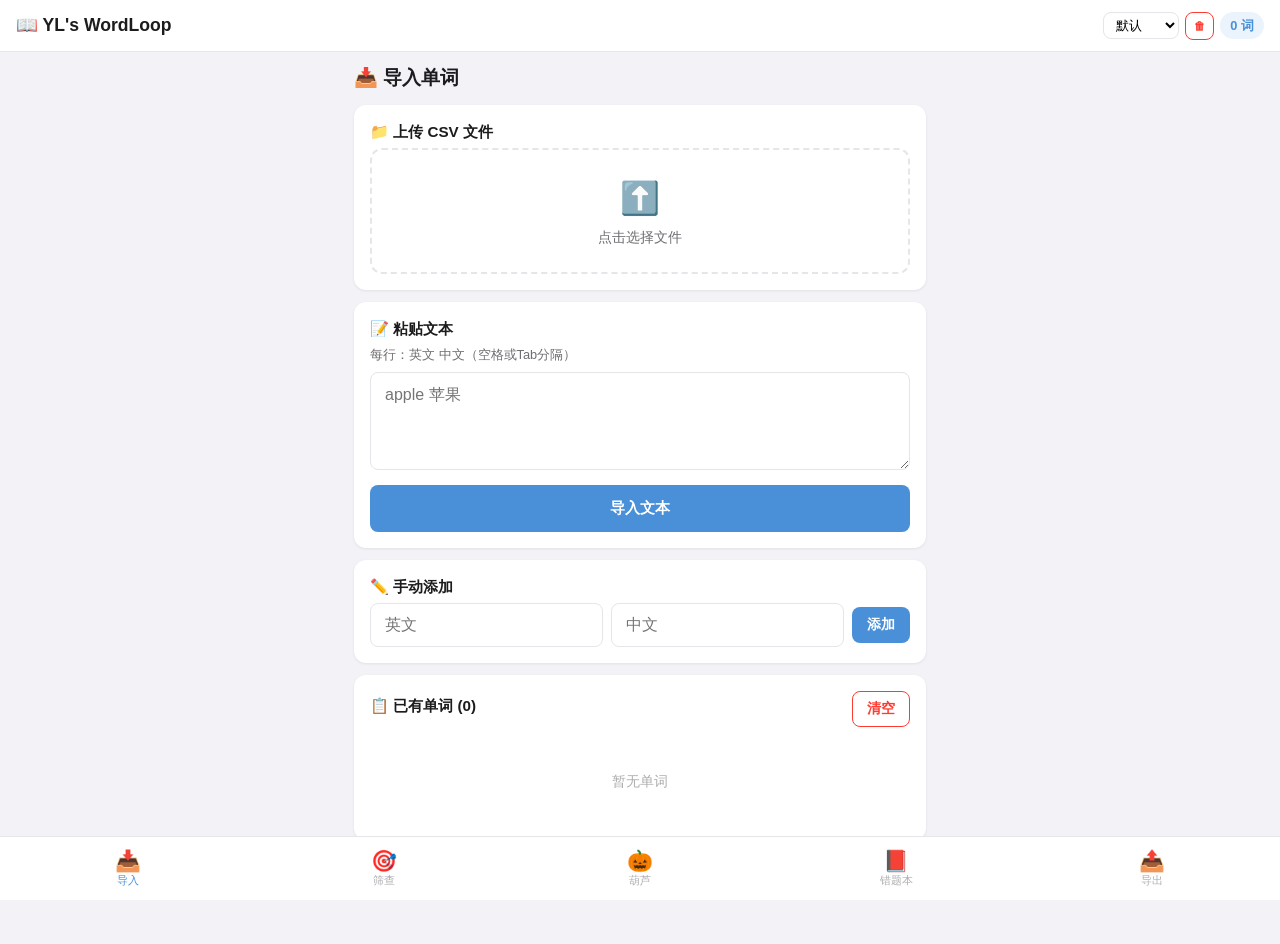
<file: docs/index.html>
<!DOCTYPE html>
<html lang="zh-CN">
<head>
<meta charset="UTF-8">
<meta name="viewport" content="width=device-width,initial-scale=1,user-scalable=no">
<meta name="apple-mobile-web-app-capable" content="yes">
<meta name="apple-mobile-web-app-status-bar-style" content="default">
<link rel="manifest" href="manifest.json">
<title>YL's WordLoop</title>
<style>
:root{--p:#4A90D9;--ph:#3A7BC8;--pl:#EBF3FC;--s:#34C759;--sl:#E8F8ED;--d:#FF3B30;--dl:#FFECEB;--t:#1C1C1E;--t2:#6E6E73;--t3:#AEAEB2;--bg:#F2F2F7;--c:#FFF;--b:#E5E5EA;--r:12px;--rs:8px}
*{box-sizing:border-box;margin:0;padding:0}
html{font-size:16px;-webkit-text-size-adjust:100%}
body{font-family:-apple-system,BlinkMacSystemFont,"PingFang SC","Microsoft YaHei",sans-serif;background:var(--bg);color:var(--t);line-height:1.5;min-height:100vh;padding-bottom:80px;padding-top:52px}
.header{position:fixed;top:0;left:0;right:0;z-index:100;height:52px;background:var(--c);border-bottom:1px solid var(--b);display:flex;align-items:center;justify-content:space-between;padding:0 16px}
.header h1{font-size:1.1rem;font-weight:700}
.badge{background:var(--pl);color:var(--p);font-size:.8rem;font-weight:600;padding:4px 10px;border-radius:20px}
.main{max-width:600px;margin:0 auto;padding:12px 14px}
.tab{display:none}
.tab.active{display:block}
h2{font-size:1.2rem;font-weight:700;margin-bottom:12px}
.card{background:var(--c);border-radius:var(--r);padding:16px;margin-bottom:12px;box-shadow:0 1px 3px rgba(0,0,0,.08)}
.card h3{font-size:.95rem;font-weight:600;margin-bottom:4px}
.hint{font-size:.8rem;color:var(--t2);margin-bottom:8px}
.empty{text-align:center;color:var(--t3);padding:32px 16px;font-size:.9rem}
textarea,input[type=text]{width:100%;padding:12px 14px;border:1.5px solid var(--b);border-radius:var(--rs);font-size:1rem;font-family:inherit;resize:vertical;background:var(--c)}
textarea:focus,input[type=text]:focus{outline:none;border-color:var(--p);box-shadow:0 0 0 3px var(--pl)}
.btn{display:inline-flex;align-items:center;justify-content:center;padding:12px 20px;border:1.5px solid transparent;border-radius:var(--rs);font-size:.95rem;font-weight:600;font-family:inherit;cursor:pointer;min-height:44px}
.btn:active{transform:scale(.97)}
.btn-p{background:var(--p);color:#fff}
.btn-o{background:transparent;color:var(--p);border-color:var(--p)}
.btn-do{background:transparent;color:var(--d);border-color:var(--d)}
.btn-sm{padding:8px 14px;font-size:.85rem;min-height:36px}
.btn-lg{padding:16px 24px;font-size:1.05rem;min-height:52px}
.btn-full{width:100%}
.nav{position:fixed;bottom:0;left:0;right:0;z-index:100;height:64px;background:var(--c);border-top:1px solid var(--b);display:flex;padding-bottom:env(safe-area-inset-bottom,0)}
.nav button{flex:1;display:flex;flex-direction:column;align-items:center;justify-content:center;border:none;background:transparent;color:var(--t3);font-family:inherit;font-size:.7rem;cursor:pointer}
.nav button.active{color:var(--p)}
.nav button span:first-child{font-size:1.3rem}
.word-item{display:flex;align-items:center;justify-content:space-between;padding:10px 0;border-bottom:1px solid var(--b)}
.word-item:last-child{border-bottom:none}
.word-item .eng{font-weight:600}
.word-item .chn{color:var(--t2);margin-left:8px;font-size:.9rem}
.word-item .del{background:none;border:none;color:var(--d);font-size:1.3rem;cursor:pointer;padding:6px 12px}
.quiz-modes{display:grid;grid-template-columns:1fr 1fr;gap:10px;margin-bottom:12px}
.quiz-modes label{display:flex;align-items:center;gap:8px;padding:14px 12px;border:2px solid var(--b);border-radius:var(--r);cursor:pointer}
.quiz-modes label.sel{border-color:var(--p);background:var(--pl)}
.quiz-modes input{display:none}
.progress{display:flex;align-items:center;gap:10px;margin-bottom:16px}
.progress>div:first-child{flex:1;height:8px;background:var(--b);border-radius:4px;overflow:hidden}
.progress>div:first-child>div{height:100%;background:var(--p);border-radius:4px;transition:width .3s}
.progress>span{font-size:.85rem;font-weight:600;color:var(--t2)}
.qcard{background:var(--c);border-radius:var(--r);padding:28px 20px;text-align:center;box-shadow:0 4px 16px rgba(0,0,0,.12);margin-bottom:20px}
.qcard p:first-child{font-size:.85rem;color:var(--t2);margin-bottom:12px}
.qcard p:last-child{font-size:2rem;font-weight:800}
.options{display:grid;grid-template-columns:1fr 1fr;gap:10px}
.options button{width:100%;padding:16px;font-size:1.05rem;font-family:inherit;background:var(--c);border:2px solid var(--b);border-radius:var(--r);cursor:pointer;min-height:52px}
.options button:active{transform:scale(.98)}
.options button.correct{border-color:var(--s);background:var(--sl);color:var(--s);font-weight:700}
.options button.wrong{border-color:var(--d);background:var(--dl);color:var(--d);font-weight:700;animation:shake .4s}
.options button.reveal{border-color:var(--s);background:var(--sl)}
.options button.disabled{pointer-events:none;opacity:.8}
.unknown-btn{grid-column:1/-1;justify-self:center;margin-top:14px;width:min(55%,260px);background:#FFF7E8!important;border-color:#F59E0B!important;color:#92400E!important}
.fb{text-align:center;padding:16px;margin-top:12px;border-radius:var(--r)}
.fb.ok{background:var(--sl)}
.fb.no{background:var(--dl)}
.fb p:first-child{font-size:2rem}
.fb p:nth-child(2){font-weight:700;margin:4px 0}
.result{text-align:center}
.result>p:first-child{font-size:3rem}
.result h3{font-size:1.3rem;margin:8px 0 16px}
.stats{display:grid;grid-template-columns:repeat(4,1fr);gap:8px;margin-bottom:20px}
.stats>div{text-align:center;padding:12px 4px;background:var(--bg);border-radius:var(--rs)}
.stats>div>span:first-child{display:block;font-size:1.4rem;font-weight:800}
.stats>div>span:last-child{display:block;font-size:.7rem;color:var(--t2)}
.stats>div.g>span:first-child{color:var(--s)}
.stats>div.r>span:first-child{color:var(--d)}
.acts{display:flex;flex-direction:column;gap:8px}
table{width:100%;border-collapse:collapse}
th,td{padding:12px 10px;text-align:left;border-bottom:1px solid var(--b)}
th{font-size:.8rem;font-weight:600;color:var(--t2)}
.toast{position:fixed;top:60px;left:50%;transform:translateX(-50%);z-index:200;background:#1C1C1E;color:#fff;padding:10px 20px;border-radius:20px;font-size:.85rem;font-weight:500;transition:opacity .3s,transform .3s}
.toast.hide{opacity:0;pointer-events:none;transform:translateX(-50%) translateY(-10px)}
.hide{display:none!important}
@keyframes shake{0%,100%{transform:translateX(0)}20%{transform:translateX(-6px)}40%{transform:translateX(6px)}60%{transform:translateX(-4px)}80%{transform:translateX(4px)}}
.manual-row{display:flex;gap:8px;align-items:center}
.manual-row input{min-width:0;flex:1}
.up-area{border:2px dashed var(--b);border-radius:var(--r);padding:24px;text-align:center;cursor:pointer}
.up-area span{font-size:2rem}
.up-area p{font-size:.85rem;color:var(--t2);margin-top:6px}
#qactive{min-height:calc(100vh - 150px);touch-action:pan-y}
.hulu-settings{display:grid;grid-template-columns:1fr 1fr;gap:10px;margin-bottom:12px}
.hulu-settings label{font-size:.8rem;color:var(--t2)}
.hulu-settings input{margin-top:4px}
.hulu-note{font-size:.8rem;color:var(--t2);line-height:1.6}
.hulu-list{display:grid;grid-template-columns:1fr 1fr;gap:8px;margin:12px 0 16px}
.hulu-word{padding:10px 12px;background:var(--bg);border-radius:var(--rs);min-width:0}
.hulu-word strong{display:block;overflow-wrap:anywhere}
.hulu-word span{display:block;color:var(--t2);font-size:.85rem;margin-top:2px;overflow-wrap:anywhere}
.hulu-status{text-align:center;font-size:.9rem;color:var(--t2);margin:8px 0 14px}
.hulu-progress{display:flex;align-items:center;gap:10px;margin:8px 0 14px}
.hulu-progress>div{flex:1;height:8px;background:var(--b);border-radius:4px;overflow:hidden}
.hulu-progress>div>div{height:100%;background:var(--s);border-radius:4px;transition:width .3s}
.hulu-progress>span{font-size:.8rem;font-weight:600;color:var(--t2);white-space:nowrap}
#hquiz{min-height:calc(100vh - 150px);touch-action:pan-y}
#hquiz .options{margin-top:12px}
.hulu-rule{padding:12px;background:#FFF7E8;border-radius:var(--rs);color:#92400E;font-size:.85rem;line-height:1.55;margin-bottom:12px}
</style>
</head>
<body>

<div class="header"><h1>📖 YL's WordLoop</h1><div style="display:flex;align-items:center;gap:6px"><select id="psel" style="font-size:.8rem;padding:4px 8px;border-radius:8px;border:1px solid var(--b);background:var(--c);max-width:100px" onchange="switchProfile(this.value)"></select><button class="btn btn-do btn-sm" id="bdelp" style="font-size:.7rem;padding:4px 8px;min-height:28px" title="删除当前档案">🗑</button><span class="badge" id="wc">0 词</span></div></div>

<div class="main">

<!-- 导入 -->
<div id="t-import" class="tab active">
<h2>📥 导入单词</h2>
<div class="card">
<h3>📁 上传 CSV 文件</h3>
<div class="up-area" id="uparea"><span>⬆️</span><p>点击选择文件</p></div>
<input type="file" id="filein" accept=".csv,.txt" style="position:absolute;opacity:0;width:0;height:0">
</div>
<div class="card">
<h3>📝 粘贴文本</h3>
<p class="hint">每行：英文 中文（空格或Tab分隔）</p>
<textarea id="paste-text" rows="4" placeholder="apple 苹果"></textarea>
<button class="btn btn-p btn-full" id="bpaste" style="margin-top:8px">导入文本</button>
</div>
<div class="card">
<h3>✏️ 手动添加</h3>
<div class="manual-row"><input type="text" id="meng" placeholder="英文"><input type="text" id="mchn" placeholder="中文"><button class="btn btn-p btn-sm" id="badd">添加</button></div>
</div>
<div class="card">
<div style="display:flex;justify-content:space-between;align-items:center;margin-bottom:12px"><h3>📋 已有单词 (<span id="wlc">0</span>)</h3><button class="btn btn-do btn-sm" id="bclear">清空</button></div>
<div id="wlist"><p class="empty">暂无单词</p></div>
</div>
</div>

<!-- 筛查 -->
<div id="t-quiz" class="tab">
<h2>🎯 单词筛查</h2>
<div id="qsetup" class="card">
<div class="quiz-modes">
<label class="sel" id="lball"><input type="radio" name="mode" value="all" checked><span>📚 全部单词</span></label>
<label id="lberr"><input type="radio" name="mode" value="errors"><span>🔴 仅错题</span></label>
</div>
<!-- 总进度条 -->
<div style="margin-bottom:12px">
  <div style="display:flex;justify-content:space-between;margin-bottom:4px"><span style="font-size:.8rem;color:var(--t2)">📊 筛查进度</span><span style="font-size:.8rem;font-weight:600" id="mpct">0%</span></div>
  <div style="height:8px;background:var(--b);border-radius:4px;overflow:hidden;display:flex">
    <div id="mbar" style="height:100%;background:var(--s);border-radius:4px;transition:width.3s;width:0"></div>
  </div>
  <div style="font-size:.7rem;color:var(--t2);margin-top:3px" id="mtext">已掌握 0 / 0</div>
</div>
<button class="btn btn-p btn-lg btn-full" id="bstart">开始筛查</button>
<button class="btn btn-o btn-lg btn-full hide" id="bresume">📂 继续上次</button>
<div style="display:flex;justify-content:space-between;align-items:center;margin-top:8px">
  <span class="hint" style="margin:0" id="qcount"></span>
  <button class="btn btn-do btn-sm" id="breset">重置进度</button>
</div>
</div>
<div id="qactive" class="hide">
<button class="btn btn-o btn-sm" id="bquit" style="margin-bottom:12px">← 退出</button>
<div class="progress"><div><div id="pfill"></div></div><span id="ptext">0/0</span></div>
<div class="qcard" id="qcard"><p>请选择中文释义：</p><p id="qword">——</p></div>
<div class="hide" id="swipe-hint" style="text-align:center;font-size:.75rem;color:var(--t3);margin-bottom:8px"></div>
<div class="options" id="opts"></div>
<div class="fb hide" id="qfb"><p id="fbicon"></p><p id="fbtxt"></p><p id="fbans"></p></div>
<button class="btn btn-p btn-full hide" id="bnext">下一题</button>
</div>
<div id="qfinish" class="card hide">
<div class="result"><p>🎉</p><h3>筛查完成！</h3></div>
<div class="stats"><div><span id="rtotal">0</span><span>总题数</span></div><div class="g"><span id="rcorrect">0</span><span>正确</span></div><div class="r"><span id="rwrong">0</span><span>错误</span></div><div><span id="rrate">0%</span><span>正确率</span></div></div>
<div class="acts">
  <p style="text-align:center;font-size:.9rem;color:var(--t2);margin-bottom:4px">再来一轮：</p>
  <button class="btn btn-p" id="bretry">🔴 仅错题</button>
  <button class="btn btn-o" id="bretryall">📚 全部单词</button>
</div>
</div>
</div>

<!-- 葫芦记忆法 -->
<div id="t-hulu" class="tab">
<h2>🎃 葫芦记忆法</h2>
<div id="hsetup" class="card">
<div class="hulu-settings">
  <label>每日词数<input type="number" id="hdaily" min="20" step="20" value="1000"></label>
  <label>每组词数<input type="number" id="hgroup-size" min="1" max="100" step="1" value="20"></label>
  <label>目标轮数<input type="number" id="hrounds" min="1" max="8" value="5"></label>
</div>
<div class="hulu-rule">每组词数可以自己设置，每日词数至少 20 个。先记忆整组，再随机测验；达到 80% 才可以进入下一组。</div>
<p class="hulu-status" id="hstatus">还没有葫芦记忆计划</p>
<button class="btn btn-p btn-lg btn-full" id="hstart">开始葫芦记忆法</button>
<button class="btn btn-o btn-lg btn-full hide" id="hnext-round" style="margin-top:8px">开始下一轮</button>
<button class="btn btn-do btn-sm btn-full hide" id="hnew" style="margin-top:8px">新建今日计划</button>
</div>
<div id="hmemory" class="card hide">
<button class="btn btn-o btn-sm" id="hmemory-quit" style="margin-bottom:12px">← 退出并保存</button>
<p class="hulu-status" id="hmemory-title"></p>
<p class="hulu-note">先看完这一组单词和中文释义。准备好后点击“记忆完成”，系统会把顺序打乱开始测验。</p>
<div id="hmemory-list" class="hulu-list"></div>
<button class="btn btn-p btn-lg btn-full" id="hmemory-done">记忆完成，开始测验</button>
</div>
<div id="hquiz" class="hide">
<button class="btn btn-o btn-sm" id="hquit" style="margin-bottom:12px">← 退出并保存</button>
<div class="hulu-progress"><div><div id="hpfill"></div></div><span id="hptext">0/0</span></div>
<div class="qcard"><p>请选择中文释义：</p><p id="hword">——</p></div>
<div id="hopts" class="options"></div>
<div class="fb hide" id="hfb"><p id="hfbi"></p><p id="hfbt"></p><p id="hfbans"></p></div>
<button class="btn btn-p btn-full hide" id="hnext-question">下一题</button>
</div>
<div id="hresult" class="card hide">
<div class="result"><p id="hresult-icon">🎯</p><h3 id="hresult-title"></h3></div>
<p class="hulu-status" id="hresult-text"></p>
<button class="btn btn-p btn-lg btn-full" id="hresult-action"></button>
</div>
</div>

<!-- 错题本 -->
<div id="t-errors" class="tab">
<h2>📕 错题本</h2>
<div><p class="empty" id="enempty">还没有错题</p>
<table class="hide" id="etable"><thead><tr><th>英文</th><th>中文</th><th>错误次数</th></tr></thead><tbody id="etbody"></tbody></table></div>
</div>

<!-- 导出 -->
<div id="t-export" class="tab">
<h2>📤 导出</h2>
<div class="card">
<div class="quiz-modes">
<label class="sel" id="lxerr"><input type="radio" name="extype" value="errors" checked><span>🔴 仅错题</span></label>
<label id="lxall"><input type="radio" name="extype" value="all"><span>📚 全部单词</span></label>
</div>
<p class="hint" style="text-align:center" id="xcount"></p>
</div>
<div style="display:flex;flex-direction:column;gap:10px">
<button class="btn btn-p btn-lg btn-full" id="bexpcsv">📄 导出 CSV</button>
<button class="btn btn-o btn-lg btn-full" id="bexppdf">🖨️ 打印 / 保存为 PDF</button>
</div>
<div class="card" style="margin-top:12px">
<h3>📦 数据迁移</h3>
<p class="hint">导出全部数据（词汇+进度）到另一台设备</p>
<div style="display:flex;flex-direction:column;gap:8px">
<button class="btn btn-p btn-full" id="bexpdata">📤 导出数据文件</button>
<button class="btn btn-o btn-full" id="bimpdata">📥 导入数据文件</button>
<input type="file" id="finpdata" accept=".json" style="display:none">
</div>
</div>
</div>

</div>

<nav class="nav" id="bnav">
<button class="active" data-t="import"><span>📥</span><span>导入</span></button>
<button data-t="quiz"><span>🎯</span><span>筛查</span></button>
<button data-t="hulu"><span>🎃</span><span>葫芦</span></button>
<button data-t="errors"><span>📕</span><span>错题本</span></button>
<button data-t="export"><span>📤</span><span>导出</span></button>
</nav>

<div class="toast hide" id="toast"></div>

<script>
// ====== 档案（Profile）管理 ======
function profiles(){try{return JSON.parse(localStorage._profiles||'["默认"]')}catch(e){return['默认']}}
function sp(p){localStorage._profiles=JSON.stringify(p)}
function curProfile(){return localStorage._cur||'默认'}
function setProfile(n){localStorage._cur=n}
function pk(key){return 'p_'+curProfile()+'_'+key}
function gw(){try{return JSON.parse(localStorage[pk('words')]||'[]')}catch(e){return[]}}
function sw(w){localStorage[pk('words')]=JSON.stringify(w)}
function ga(){try{return JSON.parse(localStorage[pk('answers')]||'[]')}catch(e){return[]}}
function sa(a){localStorage[pk('answers')]=JSON.stringify(a)}
function saveQuizState2(){
  if(!qs||!qs.words||qs.words.length===0)return;
  var s={wordIds:qs.words.map(function(w){return w.id}),idx:qs.idx,history:qs.history,answers:qs.answers,mode:qs._mode};
  localStorage[pk('quizState')]=JSON.stringify(s)
}
function loadQuizState2(){
  try{return JSON.parse(localStorage[pk('quizState')]||'null')}catch(e){return null}
}
function clearQuizState2(){delete localStorage[pk('quizState')]}
function gid(){return Date.now().toString(36)+Math.random().toString(36).substr(2,5)}

// ====== 档案切换 ======
function buildProfileUI(){
  var sel=document.getElementById('psel'),ps=profiles(),cp=curProfile();
  sel.innerHTML=ps.map(function(p){return p===cp?'<option value="'+esc(p)+'" selected>'+esc(p)+'</option>':'<option value="'+esc(p)+'">'+esc(p)+'</option>'}).join('');
  sel.innerHTML+='<option value="__new__">+ 新建</option>'
}
function switchProfile(name){
  if(name==='__new__'){var n=prompt('输入新档案名称：');if(!n||!n.trim()){buildProfileUI();return}
    n=n.trim();var ps=profiles();if(ps.indexOf(n)>=0){toast('已存在同名档案');buildProfileUI();return}
    ps.push(n);sp(ps);setProfile(n);refreshAll();toast('已创建: '+n);return
  }
  setProfile(name);refreshAll()
}
function refreshAll(){buildProfileUI();rl();re();uc();ux();uq();hu()}
function deleteProfile(name){
  if(!confirm('确定删除档案 ❝'+name+'❞ ？所有数据将丢失。'))return;
  var ps=profiles().filter(function(p){return p!==name});
  if(ps.length===0){toast('至少保留一个档案');return}
  // 清除该档案的 localStorage
  var keys=['words','answers','quizState','huluState','huluAnswers'];
  keys.forEach(function(k){delete localStorage['p_'+name+'_'+k]});
  sp(ps);if(curProfile()===name){setProfile(ps[0])}
  refreshAll();toast('已删除: '+name)
}
buildProfileUI();

// ====== Toast ======
var tt;
function toast(m){var e=document.getElementById('toast');e.textContent=m;e.classList.remove('hide');clearTimeout(tt);tt=setTimeout(function(){e.classList.add('hide')},2000)}

// ====== Tab ======
var tabs=['import','quiz','hulu','errors','export'];
function stab(n){
  document.querySelectorAll('.tab').forEach(function(s){s.classList.remove('active')});
  document.getElementById('t-'+n).classList.add('active');
  document.querySelectorAll('#bnav button').forEach(function(b){b.classList.toggle('active',b.dataset.t===n)});
  if(n==='import')rl();
  if(n==='errors')re();
  if(n==='quiz')uq();
  if(n==='hulu')hu();
  if(n==='export')ux();
}
document.querySelectorAll('#bnav button').forEach(function(b){b.addEventListener('click',function(){stab(this.dataset.t)})});

// ====== 单词列表 ======
function rl(){
  var words=gw();
  document.getElementById('wlc').textContent=words.length;
  var c=document.getElementById('wlist');
  if(words.length===0){c.innerHTML='<p class="empty">暂无单词</p>';return}
  c.innerHTML=words.map(function(w){return '<div class="word-item"><div><span class="eng">'+esc(w.english)+'</span><span class="chn">'+esc(w.chinese)+'</span></div><button class="del" data-id="'+w.id+'">x</button></div>'}).join('');
  c.querySelectorAll('.del').forEach(function(b){b.addEventListener('click',function(){var words=gw().filter(function(w){return w.id!==b.dataset.id});sw(words);rl();uc()})})
}
function uc(){var w=gw();document.getElementById('wc').textContent=w.length+' 词';uq();ux()}

// 手动添加
document.getElementById('badd').addEventListener('click',function(){
  var eng=document.getElementById('meng').value.trim();
  var chn=document.getElementById('mchn').value.trim();
  if(!eng||!chn){toast('请输入英文和中文');return}
  var words=gw();
  if(words.some(function(w){return w.english.toLowerCase()===eng.toLowerCase()})){toast('单词已存在');return}
  words.push({id:gid(),english:eng,chinese:chn});sw(words);
  document.getElementById('meng').value='';document.getElementById('mchn').value='';
  rl();uc();toast('已添加: '+eng)
});

// 文件上传
document.getElementById('uparea').addEventListener('click',function(){document.getElementById('filein').click()});
document.getElementById('filein').addEventListener('change',function(){
  var file=this.files[0];if(!file)return;
  var reader=new FileReader();
  reader.onload=function(e){imp(parse(e.target.result));document.getElementById('filein').value=''};
  reader.readAsText(file,'utf-8')
});

// 文本粘贴
document.getElementById('bpaste').addEventListener('click',function(){
  var text=document.getElementById('paste-text').value.trim();
  if(!text){toast('请先粘贴文本');return}
  imp(parse(text));document.getElementById('paste-text').value=''
});

function parse(text){
  var result=[];
  var lines=text.split(/[\r\n]+/);
  var start=0;
  if(lines[0]&&lines[0].match(/english.*chinese/i))start=1;
  for(var i=start;i<lines.length;i++){
    var line=lines[i].trim();if(!line)continue;
    var parts;
    if(line.indexOf('\t')>=0)parts=line.split('\t',2);
    else if(line.indexOf(',')>=0)parts=line.split(',',2);
    else if(line.indexOf('  ')>=0)parts=line.split('  ',2);
    else{var idx=line.indexOf(' ');if(idx>0)parts=[line.substring(0,idx),line.substring(idx+1)]}
    if(parts&&parts.length===2){var e=parts[0].trim(),c=parts[1].trim();if(e&&c)result.push({english:e,chinese:c})}
  }
  return result
}

function imp(items){
  var words=gw(),added=0,skipped=0;
  items.forEach(function(item){
    var eng=item.english.trim(),chn=item.chinese.trim();
    if(!eng||!chn)return;
    if(words.some(function(w){return w.english.toLowerCase()===eng.toLowerCase()})){skipped++;return}
    words.push({id:gid(),english:eng,chinese:chn});added++
  });
  sw(words);rl();uc();toast('导入: '+added+' 个'+(skipped>0?'，跳过 '+skipped+' 个重复':''))
}

// 清空
document.getElementById('bclear').addEventListener('click',function(){
  if(!confirm('确定删除全部单词？'))return;sw([]);sa([]);clearQuizState2();clearHuluState();clearHuluAnswers();rl();re();uc();hu();toast('已清空')
});

// 删除当前档案
document.getElementById('bdelp').addEventListener('click',function(){deleteProfile(curProfile())});

// 重置进度
document.getElementById('breset').addEventListener('click',function(){
  if(!confirm('确定重置所有筛查进度？单词保留，答题记录清空。'))return;
  sa([]);clearQuizState2();re();uq();toast('进度已重置，将开始新一轮')
});

// ====== 筛查 ======
var qs={words:[],idx:0,answered:false};

document.querySelectorAll('.quiz-modes label').forEach(function(l){
  l.addEventListener('click',function(){
    var r=this.querySelector('input');r.checked=true;
    var name=r.name;
    document.querySelectorAll('input[name="'+name+'"]').forEach(function(x){x.closest('label').classList.remove('sel')});
    this.classList.add('sel')
  })
});

function uq(){
  var words=gw(),answers=ga();
  var errs=new Set(answers.filter(function(a){return!a.isCorrect}).map(function(a){return a.wordId}));
  var ec=words.filter(function(w){return errs.has(w.id)}).length;
  document.getElementById('qcount').textContent='词库 '+words.length+' 个，错题 '+ec+' 个';
  var screened=new Set(answers.map(function(a){return a.wordId}));
  var sc=screened.size;
  var total=words.length;
  var pct=total>0?Math.round(sc/total*100):0;
  document.getElementById('mpct').textContent=pct+'%';
  document.getElementById('mbar').style.width=pct+'%';
  document.getElementById('mtext').textContent='已筛查 '+sc+' / '+total;
  // 显示继续上次按钮
  var saved=loadQuizState2();
  var resumeBtn=document.getElementById('bresume');
  if(saved&&saved.wordIds&&saved.idx<saved.wordIds.length){
    resumeBtn.classList.remove('hide');
    var done=saved.answers?saved.answers.length:0;
    resumeBtn.textContent='📂 继续上次（已做 '+done+'/'+saved.wordIds.length+'）'
  }else{resumeBtn.classList.add('hide')}
}

// 继续上次
document.getElementById('bresume').addEventListener('click',function(){
  var saved=loadQuizState2();
  if(!saved||!saved.wordIds){toast('没有可恢复的进度');return}
  var words=gw();
  var pool=saved.wordIds.map(function(id){return words.find(function(w){return w.id===id})}).filter(Boolean);
  if(pool.length===0){toast('词库已变化，无法恢复');clearQuizState2();uq();return}
  qs={words:pool,idx:saved.idx||0,answered:true,answers:saved.answers||[],history:saved.history||{},_opts:[]};
  document.getElementById('qsetup').classList.add('hide');
  document.getElementById('qactive').classList.remove('hide');
  document.getElementById('qfinish').classList.add('hide');
  showQuestionAt(qs.idx);
  toast('已恢复，从第 '+(qs.idx+1)+' 题继续')
});

document.getElementById('bstart').addEventListener('click',function(){
  // 如果有保存的进度，直接继续
  var saved=loadQuizState2();
  if(saved&&saved.wordIds&&saved.idx<saved.wordIds.length){
    var words=gw();
    var pool=saved.wordIds.map(function(id){return words.find(function(w){return w.id===id})}).filter(Boolean);
    if(pool.length>0){
      qs={words:pool,idx:saved.idx||0,answered:true,answers:saved.answers||[],history:saved.history||{},_opts:[]};
      document.getElementById('qsetup').classList.add('hide');
      document.getElementById('qactive').classList.remove('hide');
      document.getElementById('qfinish').classList.add('hide');
      showQuestionAt(qs.idx);
      toast('从第 '+(qs.idx+1)+' 题继续');
      return
    }
  }
  // 没有保存进度，开始新一轮
  var words=gw();
  if(words.length<4){toast('至少需要4个单词');return}
  var mode=document.querySelector('input[name="mode"]:checked').value;
  var pool=[];
  if(mode==='errors'){
    var errs=new Set(ga().filter(function(a){return!a.isCorrect}).map(function(a){return a.wordId}));
    pool=words.filter(function(w){return errs.has(w.id)});
    if(pool.length===0){toast('没有错题');return}
  }else{
    var done=new Set(ga().map(function(a){return a.wordId}));
    pool=words.filter(function(w){return !done.has(w.id)});
    if(pool.length===0){toast('全部筛查完成！');return}
  }
  shuffle(pool);
  qs={words:pool,idx:0,answered:false,answers:[],history:[],_opts:[],_mode:mode};
  document.getElementById('qsetup').classList.add('hide');
  document.getElementById('qactive').classList.remove('hide');
  document.getElementById('qfinish').classList.add('hide');
  sq()
});

function shuffle(a){for(var i=a.length-1;i>0;i--){var j=Math.floor(Math.random()*(i+1));var t=a[i];a[i]=a[j];a[j]=t}}

function sq(){
  qs.answered=false;
  var w=qs.words[qs.idx];
  document.getElementById('qword').textContent=w.english;
  document.getElementById('qfb').classList.add('hide');
  document.getElementById('bnext').classList.add('hide');
  var correct=w.chinese;
  var others=gw().filter(function(x){return x.id!==w.id}).map(function(x){return x.chinese});
  var uo=[];others.forEach(function(o){if(uo.indexOf(o)<0)uo.push(o)});
  var dist=[];
  if(uo.length>=7){dist=pick(uo,7)}else{dist=uo;while(dist.length<7)dist.push('——')}
  var opts=[correct].concat(dist);shuffle(opts);
  qs._opts=opts;
  var c=document.getElementById('opts');
  c.innerHTML=opts.map(function(o){return '<button>'+esc(o)+'</button>'}).join('');
  c.querySelectorAll('button').forEach(function(b){b.addEventListener('click',function(){answer(b,w)})});
  var unknown=document.createElement('button');
  unknown.className='unknown-btn';
  unknown.textContent='我不会';
  unknown.addEventListener('click',function(){answer(unknown,w,true)});
  c.appendChild(unknown);
  uprog(qs.idx+1,qs.words.length);
  updateSwipeHint()
}

function pick(a,n){var r=[];var c=a.slice();for(var i=0;i<n;i++){var j=Math.floor(Math.random()*c.length);r.push(c.splice(j,1)[0])}return r}

function showQuestionAt(idx){
  if(idx>=qs.words.length){
    fq();return
  }
  qs.idx=idx;
  if(qs.history[idx]){
    // 恢复已答题目
    qs.answered=true;
    var h=qs.history[idx];
    document.getElementById('qword').textContent=h.word.english;
    document.getElementById('bnext').classList.add('hide');
    document.getElementById('qfb').classList.remove('hide','ok','no');
    var c=document.getElementById('opts');
    c.innerHTML=h.opts.map(function(o){return '<button class="disabled">'+esc(o)+'</button>'}).join('')+'<button class="unknown-btn disabled">我不会</button>';
    c.querySelectorAll('button').forEach(function(b){
      if(b.textContent===h.word.chinese)b.classList.add('reveal');
      if(b.textContent===h.sel&&!h.ok)b.classList.add('wrong');
      if(b.textContent===h.sel&&h.ok)b.classList.add('correct')
    });
    if(h.ok){document.getElementById('qfb').classList.add('ok');document.getElementById('fbicon').textContent='✅';document.getElementById('fbtxt').textContent='回答正确！';document.getElementById('fbans').textContent=''}
    else{document.getElementById('qfb').classList.add('no');document.getElementById('fbicon').textContent='❌';document.getElementById('fbtxt').textContent='回答错误';document.getElementById('fbans').textContent='正确答案：'+h.word.chinese}
  }else{
    // 新题目
    sq()
  }
  uprog(idx+1,qs.words.length);
  updateSwipeHint()
}

function answer(btn,word,unknown){
  if(qs.answered)return;qs.answered=true;
  var sel=btn.textContent;
  var ok=!unknown&&word.chinese===sel;
  qs.history[qs.idx]={word:word,opts:qs._opts,sel:sel,ok:ok};
  var rec={wordId:word.id,isCorrect:ok};
  qs.answers.push(rec);
  var all=ga();all.push(rec);sa(all);
  saveQuizState2(); // 每题都自动保存，防止意外退出丢失进度
  document.querySelectorAll('#opts button').forEach(function(b){
    b.classList.add('disabled');
    if(b.textContent===word.chinese)b.classList.add('reveal');
    if(b===btn&&!ok)b.classList.add('wrong');
    if(b===btn&&ok)b.classList.add('correct')
  });
  var fb=document.getElementById('qfb');fb.classList.remove('hide','ok','no');
  if(ok){fb.classList.add('ok');document.getElementById('fbicon').textContent='✅';document.getElementById('fbtxt').textContent='回答正确！';document.getElementById('fbans').textContent=''}
  else{fb.classList.add('no');document.getElementById('fbicon').textContent='❌';document.getElementById('fbtxt').textContent='回答错误';document.getElementById('fbans').textContent='正确答案：'+word.chinese}
  // 检查是否最后一题
  if(qs.idx+1>=qs.words.length){
    document.getElementById('bnext').classList.add('hide');
    // 显示完成提示，不自动跳转
    document.getElementById('swipe-hint').textContent='全部答完！右滑回看，或等待完成';
    document.getElementById('swipe-hint').classList.remove('hide');
    setTimeout(fq,2000)
  }else{
    document.getElementById('bnext').classList.remove('hide');
    document.getElementById('bnext').textContent='下一题';
    document.getElementById('bnext').onclick=goNext;
    setTimeout(function(){document.getElementById('bnext').scrollIntoView({behavior:'smooth'})},100)
  }
  updateSwipeHint()
}

function goNext(){
  showQuestionAt(qs.idx+1);saveQuizState2()
}

function goBack(){
  if(qs.idx<=0)return;
  showQuestionAt(qs.idx-1);saveQuizState2()
}

function updateSwipeHint(){
  var hint=document.getElementById('swipe-hint');
  if(qs.answered&&qs.idx>0&&qs.idx<qs.words.length){
    hint.textContent='← 右滑回上一题 | 左滑下一题 →';hint.classList.remove('hide')
  }else if(qs.answered&&qs.idx>0){
    hint.textContent='← 右滑回上一题';hint.classList.remove('hide')
  }else if(qs.answered&&qs.idx<qs.words.length){
    hint.textContent='左滑下一题 →';hint.classList.remove('hide')
  }else{hint.classList.add('hide')}
}

// ====== 滑动手势（答题页全屏范围） ======
var touchStartX=0,touchStartY=0;
(function(){
  var zone=document;
  zone.addEventListener('touchstart',function(e){touchStartX=e.touches[0].clientX;touchStartY=e.touches[0].clientY},{passive:true});
  zone.addEventListener('touchend',function(e){
    var dx=e.changedTouches[0].clientX-touchStartX;
    var dy=e.changedTouches[0].clientY-touchStartY;
    if(Math.abs(dx)<50||Math.abs(dy)>Math.abs(dx)*1.5)return;
    if(!document.getElementById('hquiz').classList.contains('hide')){
      if(dx<0&&hs&&hs.answered)hgoNext();else if(dx>0)hgoBack();
      return
    }
    if(document.getElementById('qactive').classList.contains('hide'))return;
    if(!qs)return;
    if(dx<0&&!qs.answered)return; // 未答完不能前进
    if(dx<0)goNext();else goBack()
  },{passive:true})
})();

function uprog(cur,total){var p=Math.round(cur/total*100);document.getElementById('pfill').style.width=p+'%';document.getElementById('ptext').textContent=cur+'/'+total}

function fq(){
  var ok=qs.answers.filter(function(a){return a.isCorrect}).length;
  var total=qs.words.length,no=total-ok;
  clearQuizState2();
  // 有错词 → 自动开始错词轮
  if(no>0){
    var words=gw();
    var wrongIds=qs.answers.filter(function(a){return!a.isCorrect}).map(function(a){return a.wordId});
    var pool=words.filter(function(w){return wrongIds.indexOf(w.id)>=0});
    if(pool.length>0){
      shuffle(pool);
      qs={words:pool,idx:0,answered:false,answers:[],history:[],_opts:[],_mode:'errors'};
      document.getElementById('qactive').classList.remove('hide');
      document.getElementById('qfinish').classList.add('hide');
      sq();
      toast('✅ '+ok+' / ❌ '+no+' → 开始错词轮（'+pool.length+'题）');
      return
    }
  }
  // 全部正确或没有错词
  toast('🎉 全部通过！正确'+ok+'题');
  document.getElementById('qactive').classList.add('hide');
  document.getElementById('qfinish').classList.remove('hide');
  document.getElementById('rtotal').textContent=total;
  document.getElementById('rcorrect').textContent=ok;
  document.getElementById('rwrong').textContent=no;
  document.getElementById('rrate').textContent=Math.round(ok/total*100)+'%';
  re()
}

document.getElementById('bquit').addEventListener('click',function(){
  if(qs.answered||qs.history.length>0){
    saveQuizState2();toast('进度已保存')
  }
  document.getElementById('qactive').classList.add('hide');document.getElementById('qsetup').classList.remove('hide');
  uq()
});
function retryQuiz(mode){
  document.querySelector('input[name="mode"][value="'+mode+'"]').checked=true;
  document.querySelectorAll('input[name="mode"]').forEach(function(r){r.closest('label').classList.remove('sel')});
  document.querySelector('input[name="mode"][value="'+mode+'"]').closest('label').classList.add('sel');
  document.getElementById('qfinish').classList.add('hide');
  document.getElementById('qsetup').classList.remove('hide');
  uq();
  if(mode==='errors'){setTimeout(function(){document.getElementById('bstart').click()},100)}
}
document.getElementById('bretry').addEventListener('click',function(){retryQuiz('errors')});
document.getElementById('bretryall').addEventListener('click',function(){retryQuiz('all')});

// ====== 葫芦记忆法 ======
var hs=null;
function loadHuluState(){try{return JSON.parse(localStorage[pk('huluState')]||'null')}catch(e){return null}}
function saveHuluState(){if(hs)localStorage[pk('huluState')]=JSON.stringify(hs)}
function clearHuluState(){delete localStorage[pk('huluState')];hs=null}
function loadHuluAnswers(){try{return JSON.parse(localStorage[pk('huluAnswers')]||'[]')}catch(e){return[]}}
function saveHuluAnswer(record){var all=loadHuluAnswers();all.push(record);localStorage[pk('huluAnswers')]=JSON.stringify(all)}
function clearHuluAnswers(){delete localStorage[pk('huluAnswers')]}
function hshuffle(a){var r=a.slice();shuffle(r);return r}
function hgetDaily(){
  var words=gw(),daily=parseInt(document.getElementById('hdaily').value,10)||1000;
  var minimum=words.length<20?words.length:20;
  daily=Math.max(minimum,Math.min(words.length,daily));
  document.getElementById('hdaily').value=daily;
  return daily
}
function hgetGroupSize(){
  var daily=hgetDaily(),group=parseInt(document.getElementById('hgroup-size').value,10)||20;
  group=Math.max(1,Math.min(daily,100,group));
  document.getElementById('hgroup-size').value=group;
  return group
}
function hplanWords(){
  var words=gw(),daily=hgetDaily();
  return words.slice(0,daily)
}
function hgroup(){
  if(!hs)return [];
  var start=hs.groupIndex*hs.groupSize;
  return hs.wordIds.slice(start,start+hs.groupSize).map(function(id){return gw().find(function(w){return w.id===id})}).filter(Boolean)
}
function hgroupCount(){return hs?Math.ceil(hs.wordIds.length/hs.groupSize):0}
function hu(){
  var saved=loadHuluState();
  hs=saved||null;
  if(saved&&!saved.dailyCount){saved.dailyCount=saved.wordIds?saved.wordIds.length:0;saveHuluState()}
  if(saved&&saved.dailyCount)document.getElementById('hdaily').value=saved.dailyCount;
  if(saved&&saved.groupSize)document.getElementById('hgroup-size').value=saved.groupSize;
  var words=gw(),state=hs;
  var status=document.getElementById('hstatus'),start=document.getElementById('hstart'),next=document.getElementById('hnext-round'),newBtn=document.getElementById('hnew');
  if(!words.length){status.textContent='请先导入单词';start.textContent='开始葫芦记忆法';start.classList.remove('hide');next.classList.add('hide');newBtn.classList.add('hide');return}
  if(!state||!state.wordIds||!state.wordIds.length){
    status.textContent='词库 '+words.length+' 个；将按每天 '+(parseInt(document.getElementById('hdaily').value,10)||1000)+' 个创建计划';
    start.textContent='开始葫芦记忆法';start.classList.remove('hide');next.classList.add('hide');newBtn.classList.add('hide');return
  }
  var count=hgroupCount(),rounds=state.targetRounds||5;
  if(state.phase==='done'){
    status.textContent='第 '+state.round+' 轮完成，共 '+state.wordIds.length+' 个词。可以开始下一轮（目标 '+rounds+' 轮）。';
    start.classList.add('hide');next.classList.remove('hide');newBtn.classList.remove('hide');return
  }
  var phaseText=state.phase==='memory'?'记忆中':state.phase==='quiz'?'测验中':'本组待处理';
  status.textContent='每日 '+(state.dailyCount||state.wordIds.length)+' 词 · 每组 '+(state.groupSize||20)+' 词 · 第 '+state.round+' / '+rounds+' 轮 · 第 '+(state.groupIndex+1)+' / '+count+' 组 · '+phaseText;
  start.textContent='继续葫芦记忆法';start.classList.remove('hide');next.classList.add('hide');newBtn.classList.remove('hide')
}
function hshowOnly(name){['hsetup','hmemory','hquiz','hresult'].forEach(function(id){document.getElementById(id).classList.toggle('hide',id!==name)})}
function hnewPlan(){
  var words=hplanWords();
  if(!words.length){toast('请先导入单词');return}
  var rounds=parseInt(document.getElementById('hrounds').value,10)||5;
  rounds=Math.max(1,Math.min(8,rounds));
  hs={wordIds:words.map(function(w){return w.id}),dailyCount:words.length,groupSize:hgetGroupSize(),groupIndex:0,round:1,targetRounds:rounds,phase:'memory',quizIndex:0,quizOrder:[],answers:[],history:[],attempts:0};
  saveHuluState();hstartGroup()
}
function hstartGroup(){
  if(!hs)return;
  hs.phase='memory';hs.quizIndex=0;hs.quizOrder=[];hs.answers=[];hs.history=[];hs.answered=false;saveHuluState();
  var group=hgroup();
  document.getElementById('hmemory-title').textContent='第 '+hs.round+' 轮 · 第 '+(hs.groupIndex+1)+' / '+hgroupCount()+' 组（'+group.length+' 词）';
  document.getElementById('hmemory-list').innerHTML=group.map(function(w){return '<div class="hulu-word"><strong>'+esc(w.english)+'</strong><span>'+esc(w.chinese)+'</span></div>'}).join('');
  hshowOnly('hmemory')
}
function hresume(){
  if(!hs)return;
  if(hs.phase==='memory'){hstartGroup();return}
  if(hs.phase==='quiz'){hshowOnly('hquiz');hshowQuizAt(hs.quizIndex);return}
  if(hs.phase==='group_result'){hshowResult();return}
  if(hs.phase==='done'){hshowOnly('hsetup');hu()}
}
document.getElementById('hstart').addEventListener('click',function(){
  hs=loadHuluState();
  if(hs&&(hs.dailyCount!==hgetDaily()||hs.groupSize!==hgetGroupSize())){
    if(!confirm('计划设置已改变（每日 '+hgetDaily()+' 词，每组 '+hgetGroupSize()+' 词），将创建新的葫芦计划并保留旧错题记录，确定吗？'))return;
    clearHuluState();hnewPlan();return
  }
  if(hs){hresume();return}hnewPlan()
});
document.getElementById('hnew').addEventListener('click',function(){if(!confirm('新建今日计划会保留普通筛查记录，但会替换当前葫芦计划，确定吗？'))return;clearHuluState();hnewPlan()});
document.getElementById('hnext-round').addEventListener('click',function(){if(!hs||hs.phase!=='done')return;if(hs.round>=(hs.targetRounds||5)){toast('已完成目标轮数');return}hs.round++;hs.groupIndex=0;hs.phase='memory';saveHuluState();hstartGroup()});
document.getElementById('hmemory-done').addEventListener('click',function(){if(!hs)return;hs.phase='quiz';hs.quizOrder=hshuffle(hgroup().map(function(w){return w.id}));hs.quizIndex=0;hs.answers=[];hs.history=[];hs.attempts=(hs.attempts||0)+1;saveHuluState();hshowOnly('hquiz');hshowQuizAt(0)});
function hoptions(word){
  var all=hgroup().map(function(w){return w.chinese}).filter(function(c){return c!==word.chinese});
  var unique=[];all.forEach(function(c){if(unique.indexOf(c)<0)unique.push(c)});
  var opts=[word.chinese].concat(hshuffle(unique).slice(0,7)),fills=['——','……','其他'];
  fills.forEach(function(f){if(opts.length<8&&opts.indexOf(f)<0)opts.push(f)});
  while(opts.length<8)opts.push('暂无释义');
  return hshuffle(opts.slice(0,8))
}
function hshowQuizAt(index){
  if(!hs)return;var group=hgroup();
  if(index>=hs.quizOrder.length){hfinishGroup();return}
  hs.quizIndex=index;hs.answered=!!hs.history[index];
  var word=gw().find(function(w){return w.id===hs.quizOrder[index]});
  if(!word){hgoNext();return}
  var history=hs.history[index],opts=history?history.opts:hoptions(word);
  document.getElementById('hword').textContent=word.english;document.getElementById('hfb').classList.toggle('hide',!history);document.getElementById('hnext-question').classList.toggle('hide',!history);document.getElementById('hnext-question').textContent=index===hs.quizOrder.length-1?'查看本组结果':'下一题';
  var c=document.getElementById('hopts');c.innerHTML=opts.map(function(o){return '<button class="'+(history?'disabled':'')+'">'+esc(o)+'</button>'}).join('')+'<button class="unknown-btn '+(history?'disabled':'')+'">我不会</button>';
  c.querySelectorAll('button').forEach(function(b){if(history){if(b.textContent===word.chinese)b.classList.add('reveal');if(b.textContent===history.sel&&!history.ok)b.classList.add('wrong');if(b.textContent===history.sel&&history.ok)b.classList.add('correct')}else if(!b.classList.contains('unknown-btn'))b.addEventListener('click',function(){hanswer(b,word,false,opts)})});
  if(!history)c.querySelector('.unknown-btn').addEventListener('click',function(){hanswer(this,word,true,opts)});
  if(history){document.getElementById('hfbi').textContent=history.ok?'✅':'❌';document.getElementById('hfbt').textContent=history.ok?'回答正确！':'回答错误';document.getElementById('hfbans').textContent=history.ok?'':'正确答案：'+word.chinese}
  hprogress(index+1,hs.quizOrder.length);saveHuluState()
}
function hanswer(btn,word,unknown,opts){
  if(!hs||hs.answered)return;hs.answered=true;
  var selected=btn.textContent,ok=!unknown&&selected===word.chinese;hs.history[hs.quizIndex]={wordId:word.id,sel:selected,ok:ok,opts:opts};hs.answers.push({wordId:word.id,isCorrect:ok});saveHuluAnswer({wordId:word.id,isCorrect:ok});saveHuluState();
  document.querySelectorAll('#hopts button').forEach(function(b){b.classList.add('disabled');if(b.textContent===word.chinese)b.classList.add('reveal');if(b===btn&&!ok)b.classList.add('wrong');if(b===btn&&ok)b.classList.add('correct')});
  var fb=document.getElementById('hfb');fb.classList.remove('hide','ok','no');fb.classList.add(ok?'ok':'no');document.getElementById('hfbi').textContent=ok?'✅':'❌';document.getElementById('hfbt').textContent=ok?'回答正确！':'回答错误';document.getElementById('hfbans').textContent=ok?'':'正确答案：'+word.chinese;
  var next=document.getElementById('hnext-question');next.classList.remove('hide');next.textContent=hs.quizIndex===hs.quizOrder.length-1?'查看本组结果':'下一题';next.onclick=function(){if(hs.quizIndex===hs.quizOrder.length-1)hfinishGroup();else hgoNext()};saveHuluState()
}
function hgoNext(){if(!hs||!hs.answered)return;if(hs.quizIndex+1>=hs.quizOrder.length){hfinishGroup();return}hshowQuizAt(hs.quizIndex+1)}
function hgoBack(){if(!hs||hs.quizIndex<=0)return;hshowQuizAt(hs.quizIndex-1)}
function hprogress(cur,total){var p=total?Math.round(cur/total*100):0;document.getElementById('hpfill').style.width=p+'%';document.getElementById('hptext').textContent=cur+'/'+total}
function hfinishGroup(){if(!hs)return;var correct=hs.answers.filter(function(a){return a.isCorrect}).length,total=hs.quizOrder.length,need=Math.ceil(total*.8),passed=correct>=need;hs.phase='group_result';hs.result={correct:correct,total:total,need:need,passed:passed};saveHuluState();hshowResult()}
function hshowResult(){var r=hs.result;if(!r){hresume();return}hshowOnly('hresult');document.getElementById('hresult-icon').textContent=r.passed?'✅':'🔁';document.getElementById('hresult-title').textContent=r.passed?'本组达标！':'本组还需要复习';document.getElementById('hresult-text').textContent='答对 '+r.correct+' / '+r.total+'，需要至少 '+r.need+' 个正确（80%）';var action=document.getElementById('hresult-action');action.textContent=r.passed?'进入下一组':'重新记忆这 '+r.total+' 个词';action.onclick=function(){if(!r.passed){hstartGroup();return}hs.groupIndex++;hs.phase=hs.groupIndex>=hgroupCount()?'done':'memory';hs.result=null;saveHuluState();if(hs.phase==='done'){hshowOnly('hsetup');hu();toast('🎉 第 '+hs.round+' 轮全部完成')}else hstartGroup()}}
function hleave(){saveHuluState();hshowOnly('hsetup');hu();toast('葫芦记忆法进度已保存')}
document.getElementById('hmemory-quit').addEventListener('click',hleave);
document.getElementById('hquit').addEventListener('click',hleave);
document.getElementById('hnext-question').addEventListener('click',function(){if(hs&&hs.quizIndex===hs.quizOrder.length-1)hfinishGroup();else hgoNext()});

// ====== 错题本 ======
function re(){
  var words=gw(),answers=ga().concat(loadHuluAnswers());
  var m={};
  answers.filter(function(a){return!a.isCorrect}).forEach(function(a){m[a.wordId]=(m[a.wordId]||0)+1});
  var errs=Object.keys(m).map(function(k){var w=words.find(function(x){return x.id===k});return w?{english:w.english,chinese:w.chinese,count:m[k]}:null}).filter(Boolean).sort(function(a,b){return b.count-a.count});
  var empty=document.getElementById('enempty'),table=document.getElementById('etable');
  if(errs.length===0){empty.classList.remove('hide');table.classList.add('hide');return}
  empty.classList.add('hide');table.classList.remove('hide');
  document.getElementById('etbody').innerHTML=errs.map(function(e){return '<tr><td><strong>'+esc(e.english)+'</strong></td><td>'+esc(e.chinese)+'</td><td style="text-align:center;color:var(--d);font-weight:600">'+e.count+'</td></tr>'}).join('')
}

// ====== 导出 ======
function ux(){
  var words=gw();
  var errs=new Set(ga().concat(loadHuluAnswers()).filter(function(a){return!a.isCorrect}).map(function(a){return a.wordId}));
  var ec=words.filter(function(w){return errs.has(w.id)}).length;
  document.getElementById('xcount').textContent='错题 '+ec+' 个 | 全部单词 '+words.length+' 个'
}

function ged(type){
  var words=gw(),answers=ga().concat(loadHuluAnswers());
  var m={};
  answers.filter(function(a){return!a.isCorrect}).forEach(function(a){m[a.wordId]=(m[a.wordId]||0)+1});
  if(type==='errors'){
    return Object.keys(m).map(function(k){var w=words.find(function(x){return x.id===k});return w?{english:w.english,chinese:w.chinese,status:'未掌握',count:m[k]}:null}).filter(Boolean).sort(function(a,b){return b.count-a.count})
  }else{
    return words.map(function(w){var c=m[w.id]||0;return{english:w.english,chinese:w.chinese,status:c>0?'未掌握':'未筛查',count:c}}).sort(function(a,b){return b.count-a.count})
  }
}

document.getElementById('bexpcsv').addEventListener('click',function(){
  var type=document.querySelector('input[name="extype"]:checked').value;
  var data=ged(type);
  if(data.length===0){toast('没有可导出的数据');return}
  var csv='english,chinese,status,error_count\n';
  data.forEach(function(d){csv+='"'+d.english+'","'+d.chinese+'","'+d.status+'",'+d.count+'\n'});
  var blob=new Blob(['﻿'+csv],{type:'text/csv;charset=utf-8'});
  var a=document.createElement('a');a.href=URL.createObjectURL(blob);a.download='单词表.csv';
  document.body.appendChild(a);a.click();document.body.removeChild(a);toast('CSV 已下载')
});

document.getElementById('bexppdf').addEventListener('click',function(){
  var type=document.querySelector('input[name="extype"]:checked').value;
  var data=ged(type);
  if(data.length===0){toast('没有可导出的数据');return}
  var title=type==='errors'?'错题本':'词汇表';
  var h='<!DOCTYPE html><html><head><meta charset="UTF-8"><title>'+title+'</title><style>body{font:"PingFang SC",sans-serif;padding:16px}table{width:100%;border-collapse:collapse}th,td{border:1px solid #ddd;padding:8px}th{background:#4A90D9;color:#fff}h2{text-align:center}</style></head><body><h2>'+title+'</h2><table><tr><th>序号</th><th>英文</th><th>中文</th><th>状态</th><th>错误</th></tr>';
  data.forEach(function(d,i){h+='<td>'+(i+1)+'<td>'+esc(d.english)+'<td>'+esc(d.chinese)+'<td>'+d.status+'<td>'+d.count+'</tr>'});
  h+='</table></body></html>';
  var w=window.open('','_blank');w.document.write(h);w.document.close();setTimeout(function(){w.print()},500)
});

// 数据迁移
document.getElementById('bexpdata').addEventListener('click',function(){
  var data={words:gw(),answers:ga(),quizState:loadQuizState2(),huluState:loadHuluState(),huluAnswers:loadHuluAnswers()};
  var blob=new Blob([JSON.stringify(data,null,2)],{type:'application/json'});
  var a=document.createElement('a');a.href=URL.createObjectURL(blob);a.download='单词器数据备份.json';
  document.body.appendChild(a);a.click();document.body.removeChild(a);toast('数据文件已下载')
});
document.getElementById('bimpdata').addEventListener('click',function(){document.getElementById('finpdata').click()});
document.getElementById('finpdata').addEventListener('change',function(){
  var file=this.files[0];if(!file)return;
  var reader=new FileReader();
  reader.onload=function(e){
    try{
      var data=JSON.parse(e.target.result);
      if(!data.words){toast('无效的数据文件');return}
      if(!confirm('将覆盖当前全部数据（词汇+进度），确定导入？'))return;
      sw(data.words||[]);sa(data.answers||[]);
      if(data.quizState)localStorage[pk('quizState')]=JSON.stringify(data.quizState);
      else clearQuizState2();
      if(data.huluState)localStorage[pk('huluState')]=JSON.stringify(data.huluState);
      else clearHuluState();
      localStorage[pk('huluAnswers')]=JSON.stringify(data.huluAnswers||[]);
      rl();re();uc();ux();hu();toast('导入成功！'+data.words.length+' 个单词已恢复')
    }catch(ex){toast('文件解析失败')}
    this.value=''
  };
  reader.readAsText(file,'utf-8')
});

function esc(s){var d=document.createElement('div');d.textContent=s;return d.innerHTML}

// ====== 初始化 ======
function init(){
  // 从服务器注入的 JSON 数据加载
  var dataEl=document.getElementById('__words_data__');
  if(dataEl&&gw().length===0){
    try{
      var raw=JSON.parse(dataEl.textContent);
      var items=raw.map(function(w){return{id:gid(),english:w.e,chinese:w.c}});
      sw(items);toast('已加载 '+items.length+' 个单词')
    }catch(e){}
  }
  buildProfileUI();rl();uc();re();ux();hu()
}
init();

if('serviceWorker' in navigator){navigator.serviceWorker.register('sw.js')}
</script>
</body>
</html>
</file>
